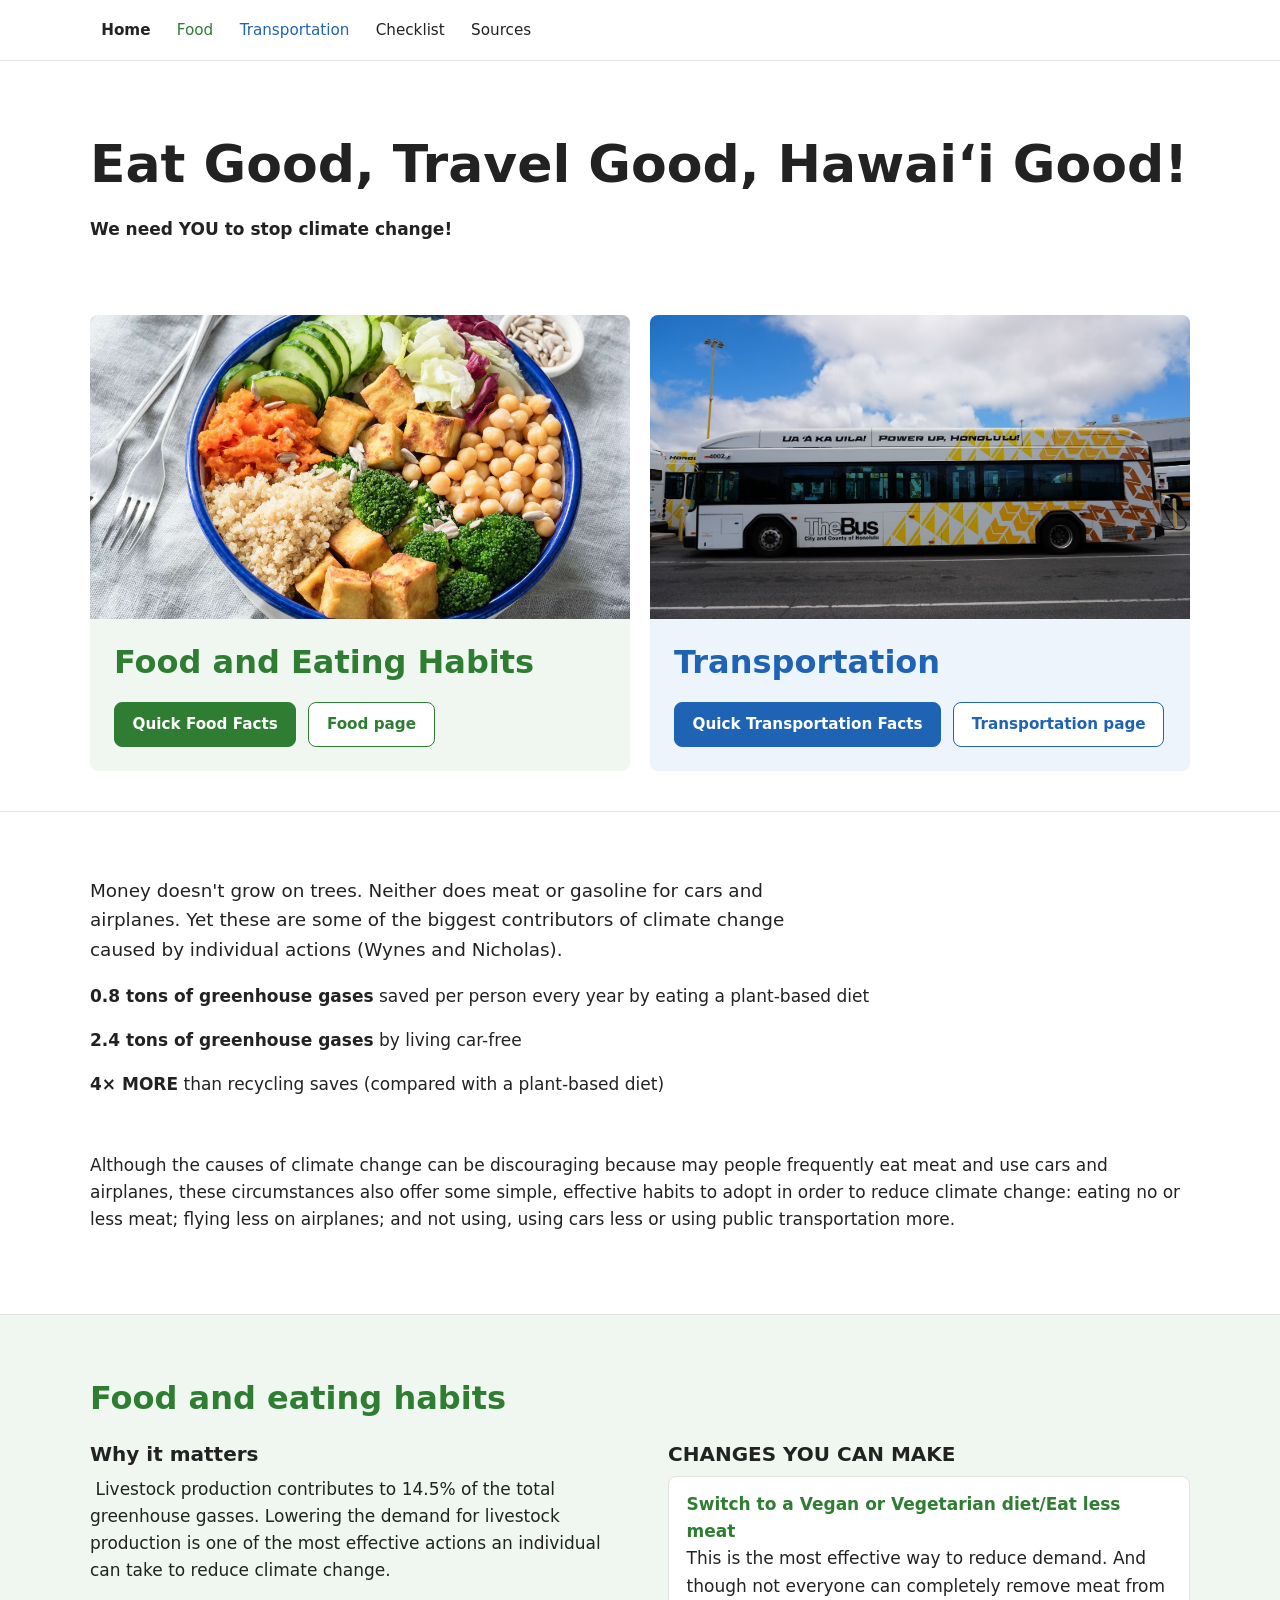
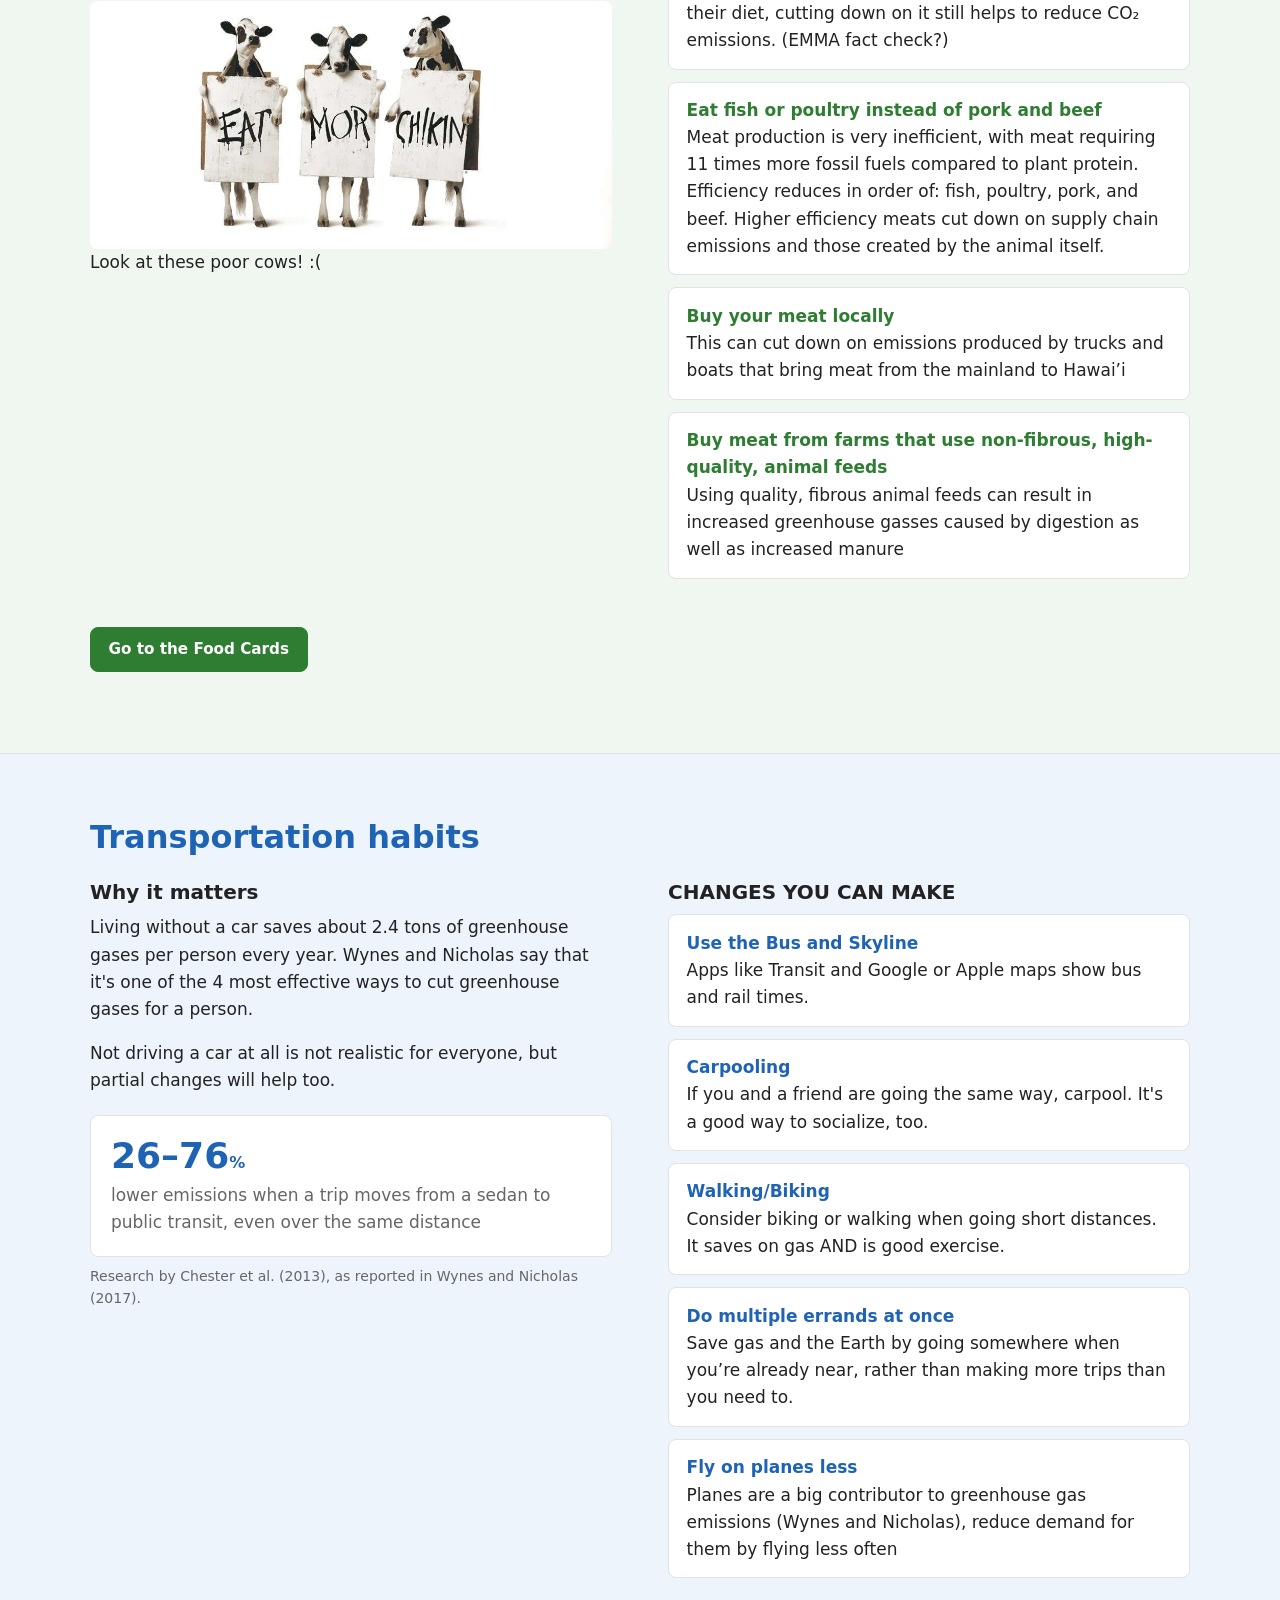
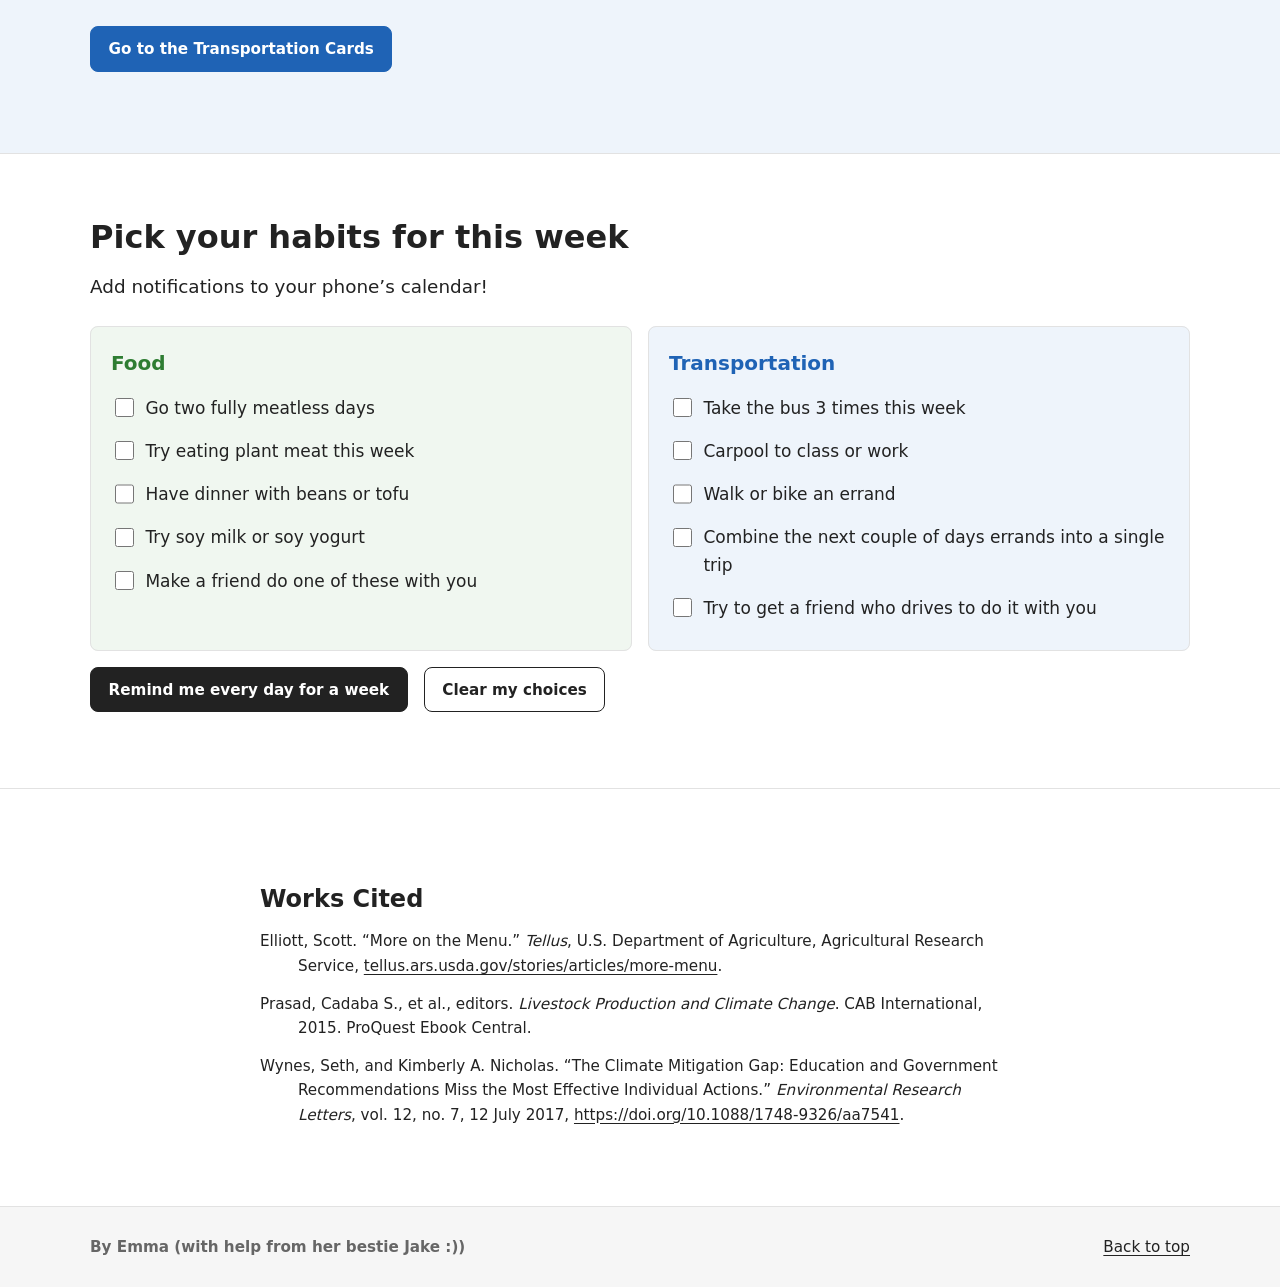
<file: index.html>
<!DOCTYPE html>
<html lang="en"><head>
  <meta charset="utf-8">
  <meta name="viewport" content="width=device-width, initial-scale=1">
  <title>Eat Good, Travel Good, Hawaiʻi Good!</title>
  <link rel="stylesheet" href="css/styles.css">
</head>
<body>
  <a class="skip-link" href="#main">Skip to main content</a>

  <!-- ============ SITE HEADER / NAVIGATION ============ -->
  <header class="site-header">
    <div class="wrap header-inner">
      <button class="nav-toggle" type="button" aria-expanded="false" aria-controls="site-nav">
        <span class="nav-toggle-bars" aria-hidden="true"></span>
        Menu
      </button>
      <nav id="site-nav" class="site-nav" aria-label="Main">
        <ul>
          <li><a href="index.html" aria-current="page">Home</a></li>
          <li><a class="nav-food" href="food.html">Food</a></li>
          <li><a class="nav-move" href="transportation.html">Transportation</a></li>
          <li><a href="#checklist">Checklist</a></li>
          <li><a href="#sources">Sources</a></li>
        </ul>
      </nav>
    </div>
  </header>

  <main id="main">

    <!-- ============ 1. DARK INTRO ============ -->
    <section class="hero">
      <div class="wrap">
        <h1><em>Eat Good, Travel Good, Hawaiʻi Good!</em></h1>
        <p class="hero-note">We need YOU to stop climate change!</p>
      </div>
    </section>

    <!-- ============ 2. THE GREEN / BLUE SPLIT ============ -->
    <section class="split" aria-label="The two topics">
      <article class="split-half theme-food">
        <img src="images/istock-955998758.jpg" width="1885" height="1414" alt="">
        <div class="split-body">
          <h2>Food and Eating Habits</h2>
          <div class="btn-row">
            <a class="btn" href="#food">Quick Food Facts</a>
            <a class="btn btn-ghost" href="food.html">Food page</a>
          </div>
        </div>
      </article>

      <article class="split-half theme-move">
        <img src="images/thebus.jpg" width="1331" height="749" alt="">
        <div class="split-body">
          <h2>Transportation</h2>
          <div class="btn-row">
            <a class="btn" href="#transportation">Quick Transportation Facts</a>
            <a class="btn btn-ghost" href="transportation.html">Transportation page</a>
          </div>
        </div>
      </article>
      <span class="split-plus" aria-hidden="true">+</span>
    </section>

    <!-- ============ 3. SHARED SECTION: WHY THESE TWO ============ -->
    <section class="section theme-mix" id="why">
      <div class="wrap">
        <p class="section-lede">Money doesn't grow on trees. Neither does meat or gasoline for cars and airplanes. Yet these are some of the biggest contributors of climate change caused by individual actions (Wynes and Nicholas).&nbsp;</p>

        <p><strong>0.8 tons of greenhouse gases</strong> saved per person every year by eating a plant-based diet</p>
        <p><strong>2.4 tons of greenhouse gases</strong> by living car-free</p>
        <p><strong>4× MORE</strong> than recycling saves (compared with a plant-based diet)</p>
        <p class="fine-print"><br></p>
        <p>Although the causes of climate change can be discouraging because may people frequently eat meat and use cars and airplanes, these circumstances also offer some simple, effective habits to adopt in order to reduce climate change: eating no or less meat; flying less on airplanes; and not using, using cars less or using public transportation more.&nbsp;</p>
      </div>
    </section>

    <!-- ============ 4. FOOD DETAIL (GREEN) ============ -->
    <section class="section theme-food tinted" id="food">
      <div class="wrap">
        <h2>Food and eating habits</h2>

        <div class="two-col">
          <div>
            <h3>Why it matters</h3>
            <p>&nbsp;Livestock production contributes to 14.5% of the total greenhouse gasses. Lowering the demand for livestock production is one of the most effective actions an individual can take to reduce climate change.&nbsp;</p>

            <!-- Picture spot: click it in edit mode to swap in your own picture -->
            <img class="rounded" src="images/97-hero-d-jpg.jpg" width="1024" height="485" alt="">

            <p>Look at these poor cows! :(</p>
          </div>

          <div>
            <h3>CHANGES YOU CAN MAKE</h3>
            <ul class="steps">
              <li>
                <strong>Switch to a Vegan or Vegetarian diet/Eat less meat</strong>This is the most effective way to reduce demand. And though not everyone can completely remove meat from their diet, cutting down on it still helps to reduce CO₂ emissions. (EMMA fact check?)</li>
              <li>
                <strong>Eat fish or poultry instead of pork and beef</strong>Meat production is very inefficient, with meat requiring 11 times more fossil fuels compared to plant protein. Efficiency reduces in order of: fish, poultry, pork, and beef. Higher efficiency meats cut down on supply chain emissions and those created by the animal itself.</li>
              <li>
                <strong>Buy your meat locally&nbsp;</strong>This can cut down on emissions produced by trucks and boats that bring meat from the mainland to Hawai’i&nbsp;</li>
              <li>
                <strong>Buy meat from farms that use non-fibrous, high-quality, animal feeds&nbsp;</strong>Using quality, fibrous animal feeds can result in increased greenhouse gasses caused by digestion as well as increased manure&nbsp;</li>
            </ul>
          </div>
        </div>

        <p><a class="btn" href="food.html">Go to the Food Cards</a></p>
      </div>
    </section>

    <!-- ============ 5. TRANSPORTATION DETAIL (BLUE) ============ -->
    <section class="section theme-move tinted" id="transportation">
      <div class="wrap">
        <h2>Transportation habits</h2>

        <div class="two-col">
          <div>
            <h3>Why it matters</h3>
            <p>
              Living without a car saves about 2.4 tons of greenhouse gases per person every year. Wynes and Nicholas say that it's one of the 4 most effective ways to cut greenhouse gases for a person.
            </p>
            <p>Not driving a car at all is not realistic for everyone, but partial changes will help too.
            </p>
            <div class="stat-row stat-row-tight">
              <div class="stat">
                <p class="stat-num">26–76<span>%</span></p>
                <p class="stat-label">lower emissions when a trip moves from a sedan to public transit, even over the same distance</p>
              </div>
            </div>
            <p class="fine-print">Research by Chester et al. (2013), as reported in Wynes and Nicholas (2017).</p>
          </div>

          <div>
            <h3>CHANGES YOU CAN MAKE</h3>
            <ul class="steps">
              <li>
                <strong>Use the Bus and Skyline</strong>Apps like Transit and Google or Apple maps show bus and rail times.</li>
              <li>
                <strong>Carpooling</strong>If you and a friend are going the same way, carpool. It's a good way to socialize, too.</li>
              <li>
                <strong>Walking/Biking</strong>Consider biking or walking when going short distances. It saves on gas AND is good exercise.</li>
              <li>
                <strong>Do multiple errands at once</strong>Save gas and the Earth by going somewhere when you’re already near, rather than making more trips than you need to.</li>
              <li>
                <strong>Fly on planes less</strong>Planes are a big contributor to greenhouse gas emissions (Wynes and Nicholas), reduce demand for them by flying less often&nbsp;</li>
            </ul>
          </div>
        </div>

        <p><a class="btn" href="transportation.html">Go to the Transportation Cards</a></p>
      </div>
    </section>

    <!-- ============ 8. INTERACTIVE CHECKLIST ============ -->
    <section class="section theme-mix" id="checklist">
      <div class="wrap">
        <h2>Pick your habits for this week</h2>
        <p class="section-lede">Add notifications to your phone’s calendar!&nbsp;</p>

        <form class="checklist" id="habit-checklist">
          <fieldset class="check-group theme-food">
            <legend>Food</legend>
            <label><input type="checkbox" id="food-1"> <span>Go two fully meatless days</span></label>
            <label><input type="checkbox" id="food-2"> <span>Try eating plant meat this week</span></label>
            <label><input type="checkbox" id="food-3"> <span>Have dinner with beans or tofu</span></label>
            <label><input type="checkbox" id="food-4"> <span>Try soy milk or soy yogurt</span></label>
            <label><input type="checkbox" id="food-5"> <span>Make a friend do one of these with you</span></label>
          </fieldset>

          <fieldset class="check-group theme-move">
            <legend>Transportation</legend>
            <label><input type="checkbox" id="move-1"> <span>Take the bus 3 times this week</span></label>
            <label><input type="checkbox" id="move-2"> <span>Carpool to class or work</span></label>
            <label><input type="checkbox" id="move-3"> <span>Walk or bike an errand</span></label>
            <label><input type="checkbox" id="move-4"> <span>Combine the next couple of days errands into a single trip</span></label>
            <label><input type="checkbox" id="move-5"> <span>Try to get a friend who drives to do it with you</span></label>
          </fieldset>

          <div class="check-summary">
            <button class="btn" type="button" id="remind-me">Remind me every day for a week</button>
            <button class="btn btn-outline" type="button" id="check-reset">Clear my choices</button>
          </div>
        </form>
      </div>
    </section>

    <!-- ============ 9. CONCLUSION + WORKS CITED ============ -->
    <section class="section" id="sources">
      <div class="wrap narrow">
        <h2 class="cited-title">Works Cited</h2>
        <ul class="cited">
          <li>Elliott, Scott. “More on the Menu.” <cite>Tellus</cite>, U.S. Department of Agriculture, Agricultural Research Service, <a href="https://tellus.ars.usda.gov/stories/articles/more-menu">tellus.ars.usda.gov/stories/articles/more-menu</a>.</li>
          <li>Prasad, Cadaba S., et al., editors. <cite>Livestock Production and Climate Change</cite>. CAB International, 2015. ProQuest Ebook Central.</li>
          <li>Wynes, Seth, and Kimberly A. Nicholas. “The Climate Mitigation Gap: Education and Government Recommendations Miss the Most Effective Individual Actions.” <cite>Environmental Research Letters</cite>, vol. 12, no. 7, 12 July 2017, <a href="https://doi.org/10.1088/1748-9326/aa7541">https://doi.org/10.1088/1748-9326/aa7541</a>.</li>
        </ul>
      </div>
    </section>
  </main>

  <footer class="site-footer">
    <div class="wrap footer-inner">
      <p><strong>By Emma (with help from her bestie Jake :))</strong></p>
      <p><a href="#main">Back to top</a></p>
    </div>
  </footer>

  <script src="js/main.js"></script>

</body></html>
</file>
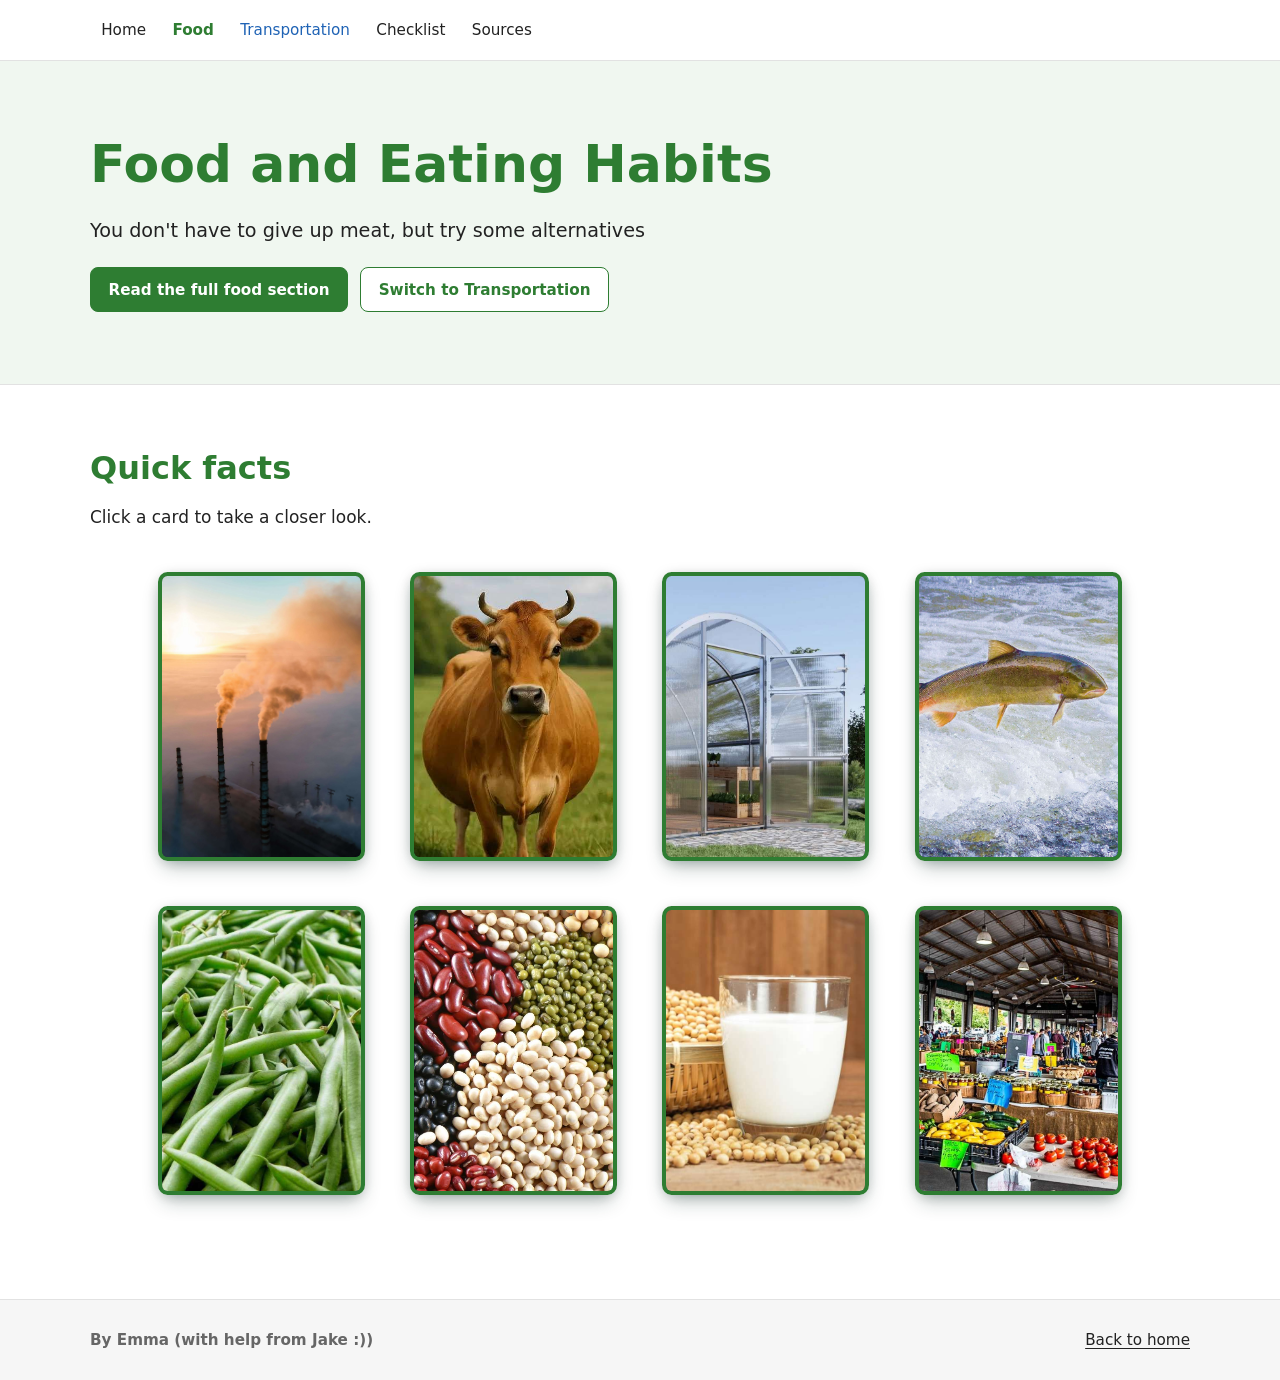
<file: food.html>
<!DOCTYPE html>
<html lang="en"><head>
  <meta charset="utf-8">
  <meta name="viewport" content="width=device-width, initial-scale=1">
  <title>Food and Eating Habits</title>
  <link rel="icon" href="images/card-art-placeholder.svg" type="image/svg+xml">
  <link rel="stylesheet" href="css/styles.css">
  <link rel="stylesheet" href="css/climate-cards.css">
  <!-- Defer from the head so main.js's editor snapshot includes this script. -->
  <script src="js/climate-cards.js" defer=""></script>
</head>
<!-- The whole page is green because of class="theme-food" on <body> -->
<body class="theme-food">
  <a class="skip-link" href="#main">Skip to main content</a>

  <header class="site-header">
    <div class="wrap header-inner">
      <button class="nav-toggle" type="button" aria-expanded="false" aria-controls="site-nav">
        <span class="nav-toggle-bars" aria-hidden="true"></span>
        Menu
      </button>
      <nav id="site-nav" class="site-nav" aria-label="Main">
        <ul>
          <li><a href="index.html">Home</a></li>
          <li><a class="nav-food" href="food.html" aria-current="page">Food</a></li>
          <li><a class="nav-move" href="transportation.html">Transportation</a></li>
          <li><a href="index.html#checklist">Checklist</a></li>
          <li><a href="index.html#sources">Sources</a></li>
        </ul>
      </nav>
    </div>
  </header>

  <main id="main">
    <section class="hero hero-themed">
      <div class="wrap">
        <h1>Food and Eating Habits</h1>
        <p class="hero-lede">
          You don't have to give up meat, but try some alternatives</p>
        <div class="btn-row">
          <a class="btn" href="index.html#food">Read the full food section</a>
          <a class="btn btn-ghost" href="transportation.html">Switch to Transportation</a>
        </div>
      </div>
    </section>

    <section class="section" id="quick-facts" aria-labelledby="quick-facts-title">
      <div class="wrap">
        <h2 id="quick-facts-title">Quick facts</h2>
        <p id="card-instructions">Click a card to take a closer look.</p>
        <!-- Card content is static HTML so the page editor can save it.
             Each new card needs unique front/back IDs and matching aria-controls. -->
        <div class="climate-deck" aria-describedby="card-instructions">
          <article class="climate-card" data-climate-card="">
            <div class="climate-card__tilt">
              <div class="climate-card__flip">
                <div class="climate-card__face climate-card__front" id="food-card-1-front">
                  <img class="climate-card__art" src="images/1000007371.jpg" width="1827" height="2559" alt="" style="object-position: 40% 67%;">
                  <div class="climate-card__shine" aria-hidden="true"></div>
                  <div class="climate-card__glare" aria-hidden="true"></div>
                </div>
                <div class="climate-card__face climate-card__back" id="food-card-1-back">
                  <h3>14.5%</h3>
                  <p class="climate-card__body">of greenhouse gases come from raising animals for food (Prasad 282)</p>
                  <div class="climate-card__glare" aria-hidden="true"></div>
                </div>
              </div>
            </div>
            <button class="climate-card__toggle" type="button" hidden="" aria-pressed="false" aria-controls="food-card-1-front food-card-1-back" aria-label="Turn over food card"></button>
          </article>
          <article class="climate-card" data-climate-card="">
            <div class="climate-card__tilt">
              <div class="climate-card__flip">
                <div class="climate-card__face climate-card__front" id="food-card-2-front">
                  <img class="climate-card__art" src="images/1000007374.jpg" width="382" height="533" alt="">
                  <div class="climate-card__shine" aria-hidden="true"></div>
                  <div class="climate-card__glare" aria-hidden="true"></div>
                </div>
                <div class="climate-card__face climate-card__back" id="food-card-2-back">
                  <h3>11x</h3>
                  <p class="climate-card__body">more fossil fuel goes into animal protein than plant protein (Prasad 282)</p>
                  <div class="climate-card__glare" aria-hidden="true"></div>
                </div>
              </div>
            </div>
            <button class="climate-card__toggle" type="button" hidden="" aria-pressed="false" aria-controls="food-card-2-front food-card-2-back" aria-label="Turn over food card"></button>
          </article>
          <article class="climate-card" data-climate-card="">
            <div class="climate-card__tilt">
              <div class="climate-card__flip">
                <div class="climate-card__face climate-card__front" id="food-card-3-front">
                  <img class="climate-card__art" src="images/1000007376.jpg" width="590" height="824" alt="">
                  <div class="climate-card__shine" aria-hidden="true"></div>
                  <div class="climate-card__glare" aria-hidden="true"></div>
                </div>
                <div class="climate-card__face climate-card__back" id="food-card-3-back">
                  <h3>0.8 tons</h3>
                  <p class="climate-card__body">of greenhouse gases saved a year by eating plant-based (Wynes and Nicholas)</p>
                  <div class="climate-card__glare" aria-hidden="true"></div>
                </div>
              </div>
            </div>
            <button class="climate-card__toggle" type="button" hidden="" aria-pressed="false" aria-controls="food-card-3-front food-card-3-back" aria-label="Turn over food card"></button>
          </article>
          <article class="climate-card" data-climate-card="">
            <div class="climate-card__tilt">
              <div class="climate-card__flip">
                <div class="climate-card__face climate-card__front" id="food-card-4-front">
                  <img class="climate-card__art" src="images/1000007379.jpg" width="1221" height="1711" alt="">
                  <div class="climate-card__shine" aria-hidden="true"></div>
                  <div class="climate-card__glare" aria-hidden="true"></div>
                </div>
                <div class="climate-card__face climate-card__back" id="food-card-4-back">
                  <h3>Fish, poultry, pork, beef</h3>
                  <p class="climate-card__body">is the order from most to least efficient meat (Prasad 282)</p>
                  <div class="climate-card__glare" aria-hidden="true"></div>
                </div>
              </div>
            </div>
            <button class="climate-card__toggle" type="button" hidden="" aria-pressed="false" aria-controls="food-card-4-front food-card-4-back" aria-label="Turn over food card"></button>
          </article>
          <article class="climate-card" data-climate-card="">
            <div class="climate-card__tilt">
              <div class="climate-card__flip">
                <div class="climate-card__face climate-card__front" id="food-card-5-front">
                  <img class="climate-card__art" src="images/1000007383.jpg" width="572" height="800" alt="">
                  <div class="climate-card__shine" aria-hidden="true"></div>
                  <div class="climate-card__glare" aria-hidden="true"></div>
                </div>
                <div class="climate-card__face climate-card__back" id="food-card-5-back">
                  <h3>Plant meat</h3>
                  <p class="climate-card__body">Try eating plant meat this week</p>
                  <div class="climate-card__glare" aria-hidden="true"></div>
                </div>
              </div>
            </div>
            <button class="climate-card__toggle" type="button" hidden="" aria-pressed="false" aria-controls="food-card-5-front food-card-5-back" aria-label="Turn over food card"></button>
          </article>
          <article class="climate-card" data-climate-card="">
            <div class="climate-card__tilt">
              <div class="climate-card__flip">
                <div class="climate-card__face climate-card__front" id="food-card-6-front">
                  <img class="climate-card__art" src="images/1000007381.jpg" width="763" height="1067" alt="">
                  <div class="climate-card__shine" aria-hidden="true"></div>
                  <div class="climate-card__glare" aria-hidden="true"></div>
                </div>
                <div class="climate-card__face climate-card__back" id="food-card-6-back">
                  <h3>Beans or tofu</h3>
                  <p class="climate-card__body">Have dinner with beans or tofu</p>
                  <div class="climate-card__glare" aria-hidden="true"></div>
                </div>
              </div>
            </div>
            <button class="climate-card__toggle" type="button" hidden="" aria-pressed="false" aria-controls="food-card-6-front food-card-6-back" aria-label="Turn over food card"></button>
          </article>
          <article class="climate-card" data-climate-card="">
            <div class="climate-card__tilt">
              <div class="climate-card__flip">
                <div class="climate-card__face climate-card__front" id="food-card-7-front">
                  <img class="climate-card__art" src="images/1000007385.jpg" width="477" height="667" alt="">
                  <div class="climate-card__shine" aria-hidden="true"></div>
                  <div class="climate-card__glare" aria-hidden="true"></div>
                </div>
                <div class="climate-card__face climate-card__back" id="food-card-7-back">
                  <h3>Soy milk</h3>
                  <p class="climate-card__body">Try drinking more plant-based milk</p>
                  <div class="climate-card__glare" aria-hidden="true"></div>
                </div>
              </div>
            </div>
            <button class="climate-card__toggle" type="button" hidden="" aria-pressed="false" aria-controls="food-card-7-front food-card-7-back" aria-label="Turn over food card"></button>
          </article>
          <article class="climate-card" data-climate-card="">
            <div class="climate-card__tilt">
              <div class="climate-card__flip">
                <div class="climate-card__face climate-card__front" id="food-card-8-front">
                  <img class="climate-card__art" src="images/1000007388.jpg" width="644" height="899" alt="">
                  <div class="climate-card__shine" aria-hidden="true"></div>
                  <div class="climate-card__glare" aria-hidden="true"></div>
                </div>
                <div class="climate-card__face climate-card__back" id="food-card-8-back">
                  <h3>Buy local</h3>
                  <p class="climate-card__body">Buy your meat locally. This can cut down on emissions produced by trucks and boats that bring meat from the mainland to Hawai’i</p>
                  <div class="climate-card__glare" aria-hidden="true"></div>
                </div>
              </div>
            </div>
            <button class="climate-card__toggle" type="button" hidden="" aria-pressed="false" aria-controls="food-card-8-front food-card-8-back" aria-label="Turn over food card"></button>
          </article>
        </div>
        <noscript>Both sides are shown below each other when JavaScript is off.</noscript>
      </div>
    </section>
  </main>

  <footer class="site-footer">
    <div class="wrap footer-inner">
      <p><strong>By Emma (with help from Jake :))</strong></p>
      <p><a href="index.html">Back to home</a></p>
    </div>
  </footer>

  <script src="js/main.js"></script>

</body></html>
</file>
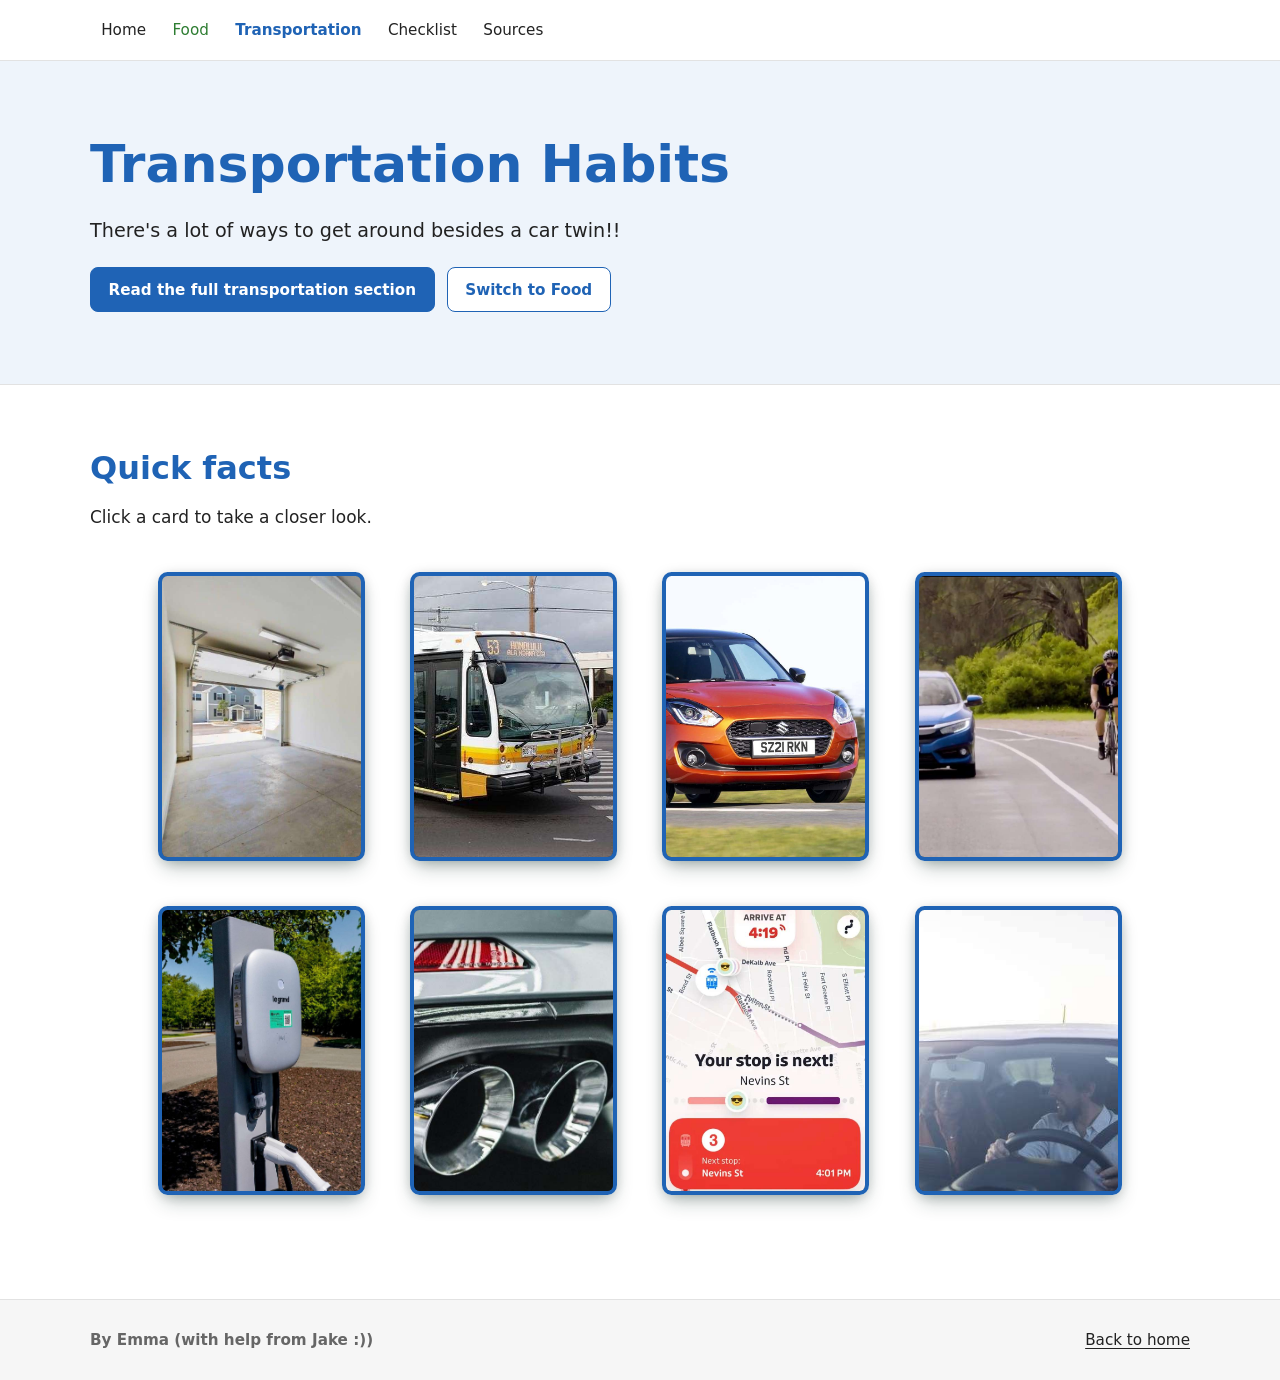
<file: transportation.html>
<!DOCTYPE html>
<html lang="en"><head>
  <meta charset="utf-8">
  <meta name="viewport" content="width=device-width, initial-scale=1">
  <title>Transportation Habits</title>
  <link rel="stylesheet" href="css/styles.css">
  <link rel="stylesheet" href="css/climate-cards.css">
  <!-- Defer from the head so main.js's editor snapshot includes this script. -->
  <script src="js/climate-cards.js" defer=""></script>
</head>
<!-- The whole page is blue because of class="theme-move" on <body> -->
<body class="theme-move">
  <a class="skip-link" href="#main">Skip to main content</a>

  <header class="site-header">
    <div class="wrap header-inner">
      <button class="nav-toggle" type="button" aria-expanded="false" aria-controls="site-nav">
        <span class="nav-toggle-bars" aria-hidden="true"></span>
        Menu
      </button>
      <nav id="site-nav" class="site-nav" aria-label="Main">
        <ul>
          <li><a href="index.html">Home</a></li>
          <li><a class="nav-food" href="food.html">Food</a></li>
          <li><a class="nav-move" href="transportation.html" aria-current="page">Transportation</a></li>
          <li><a href="index.html#checklist">Checklist</a></li>
          <li><a href="index.html#sources">Sources</a></li>
        </ul>
      </nav>
    </div>
  </header>

  <main id="main">
    <section class="hero hero-themed">
      <div class="wrap">
        <h1>Transportation Habits</h1>
        <p class="hero-lede">There's a lot of ways to get around besides a car twin!!</p>
        <div class="btn-row">
          <a class="btn" href="index.html#transportation">Read the full transportation section</a>
          <a class="btn btn-ghost" href="food.html">Switch to Food</a>
        </div>
      </div>
    </section>

    <section class="section" id="quick-facts" aria-labelledby="quick-facts-title">
      <div class="wrap">
        <h2 id="quick-facts-title">Quick facts</h2>
        <p id="card-instructions">Click a card to take a closer look.</p>
        <!-- Card content is static HTML so the page editor can save it.
             Each new card needs unique front/back IDs and matching aria-controls. -->
        <div class="climate-deck" aria-describedby="card-instructions">
          <article class="climate-card" data-climate-card="">
            <div class="climate-card__tilt">
              <div class="climate-card__flip">
                <div class="climate-card__face climate-card__front" id="move-card-1-front">
                  <img class="climate-card__art" src="images/1000007393.jpg" width="550" height="767" alt="">
                  <div class="climate-card__shine" aria-hidden="true"></div>
                  <div class="climate-card__glare" aria-hidden="true"></div>
                </div>
                <div class="climate-card__face climate-card__back" id="move-card-1-back">
                  <h3>2.4 tons</h3>
                  <p class="climate-card__body">of greenhouse gases saved a year by going car-free (Wynes and Nicholas)</p>
                  <div class="climate-card__glare" aria-hidden="true"></div>
                </div>
              </div>
            </div>
            <button class="climate-card__toggle" type="button" hidden="" aria-pressed="false" aria-controls="move-card-1-front move-card-1-back" aria-label="Turn over card"></button>
          </article>
          <article class="climate-card" data-climate-card="">
            <div class="climate-card__tilt">
              <div class="climate-card__flip">
                <div class="climate-card__face climate-card__front" id="move-card-2-front">
                  <img class="climate-card__art" src="images/1000007395.jpg" width="349" height="490" alt="">
                  <div class="climate-card__shine" aria-hidden="true"></div>
                  <div class="climate-card__glare" aria-hidden="true"></div>
                </div>
                <div class="climate-card__face climate-card__back" id="move-card-2-back">
                  <h3>26–76%</h3>
                  <p class="climate-card__body">lower emissions when you take the bus instead of driving (Wynes and Nicholas)</p>
                  <div class="climate-card__glare" aria-hidden="true"></div>
                </div>
              </div>
            </div>
            <button class="climate-card__toggle" type="button" hidden="" aria-pressed="false" aria-controls="move-card-2-front move-card-2-back" aria-label="Turn over card"></button>
          </article>
          <article class="climate-card" data-climate-card="">
            <div class="climate-card__tilt">
              <div class="climate-card__flip">
                <div class="climate-card__face climate-card__front" id="move-card-3-front">
                  <img class="climate-card__art" src="images/1000007397.jpg" width="723" height="1011" alt="">
                  <div class="climate-card__shine" aria-hidden="true"></div>
                  <div class="climate-card__glare" aria-hidden="true"></div>
                </div>
                <div class="climate-card__face climate-card__back" id="move-card-3-back">
                  <h3>1.19 tons</h3>
                  <p class="climate-card__body">saved a year by driving a more fuel-efficient car (Wynes and Nicholas)</p>
                  <div class="climate-card__glare" aria-hidden="true"></div>
                </div>
              </div>
            </div>
            <button class="climate-card__toggle" type="button" hidden="" aria-pressed="false" aria-controls="move-card-3-front move-card-3-back" aria-label="Turn over card"></button>
          </article>
          <article class="climate-card" data-climate-card="">
            <div class="climate-card__tilt">
              <div class="climate-card__flip">
                <div class="climate-card__face climate-card__front" id="move-card-4-front">
                  <img class="climate-card__art" src="images/1000007399.jpg" width="678" height="948" alt="">
                  <div class="climate-card__shine" aria-hidden="true"></div>
                  <div class="climate-card__glare" aria-hidden="true"></div>
                </div>
                <div class="climate-card__face climate-card__back" id="move-card-4-back">
                  <h3>&nbsp;It takes $2.20 on gasoline to go 10 miles for a car</h3>
                  <p class="climate-card__body">it takes $0 on a bike</p>
                  <div class="climate-card__glare" aria-hidden="true"></div>
                </div>
              </div>
            </div>
            <button class="climate-card__toggle" type="button" hidden="" aria-pressed="false" aria-controls="move-card-4-front move-card-4-back" aria-label="Turn over card"></button>
          </article>
          <article class="climate-card" data-climate-card="">
            <div class="climate-card__tilt">
              <div class="climate-card__flip">
                <div class="climate-card__face climate-card__front" id="move-card-5-front">
                  <img class="climate-card__art" src="images/1000007404.jpg" width="914" height="1280" alt="">
                  <div class="climate-card__shine" aria-hidden="true"></div>
                  <div class="climate-card__glare" aria-hidden="true"></div>
                </div>
                <div class="climate-card__face climate-card__back" id="move-card-5-back">
                  <h3>Electric vehicles can indirectly use fossil fuels</h3>
                  <p class="climate-card__body">Use electricity from renewable sources when charging electric vehicles</p>
                  <div class="climate-card__glare" aria-hidden="true"></div>
                </div>
              </div>
            </div>
            <button class="climate-card__toggle" type="button" hidden="" aria-pressed="false" aria-controls="move-card-5-front move-card-5-back" aria-label="Turn over card"></button>
          </article>
          <article class="climate-card" data-climate-card="">
            <div class="climate-card__tilt">
              <div class="climate-card__flip">
                <div class="climate-card__face climate-card__front" id="move-card-6-front">
                  <img class="climate-card__art" src="images/1000007406.jpg" width="448" height="628" alt="">
                  <div class="climate-card__shine" aria-hidden="true"></div>
                  <div class="climate-card__glare" aria-hidden="true"></div>
                </div>
                <div class="climate-card__face climate-card__back" id="move-card-6-back">
                  <h3>Try switching to an electric vehicle</h3>
                  <p class="climate-card__body">They produce no tailpipe emissions</p>
                  <div class="climate-card__glare" aria-hidden="true"></div>
                </div>
              </div>
            </div>
            <button class="climate-card__toggle" type="button" hidden="" aria-pressed="false" aria-controls="move-card-6-front move-card-6-back" aria-label="Turn over card"></button>
          </article>
          <article class="climate-card" data-climate-card="">
            <div class="climate-card__tilt">
              <div class="climate-card__flip">
                <div class="climate-card__face climate-card__front" id="move-card-7-front">
                  <img class="climate-card__art" src="images/1000007408.jpg" width="723" height="1011" alt="">
                  <div class="climate-card__shine" aria-hidden="true"></div>
                  <div class="climate-card__glare" aria-hidden="true"></div>
                </div>
                <div class="climate-card__face climate-card__back" id="move-card-7-back">
                  <h3>You can use the Transit app or Google or Apple maps to see bus and skyline schedules</h3>
                  <p class="climate-card__body">Transportation!</p>
                  <div class="climate-card__glare" aria-hidden="true"></div>
                </div>
              </div>
            </div>
            <button class="climate-card__toggle" type="button" hidden="" aria-pressed="false" aria-controls="move-card-7-front move-card-7-back" aria-label="Turn over card"></button>
          </article>
          <article class="climate-card" data-climate-card="">
            <div class="climate-card__tilt">
              <div class="climate-card__flip">
                <div class="climate-card__face climate-card__front" id="move-card-8-front">
                  <img class="climate-card__art" src="images/1000007402.jpg" width="292" height="408" alt="">
                  <div class="climate-card__shine" aria-hidden="true"></div>
                  <div class="climate-card__glare" aria-hidden="true"></div>
                </div>
                <div class="climate-card__face climate-card__back" id="move-card-8-back">
                  <h3>Offer to drive someone if you can!</h3>
                  <p class="climate-card__body">Using a car alone is inefficien</p>
                  <div class="climate-card__glare" aria-hidden="true"></div>
                </div>
              </div>
            </div>
            <button class="climate-card__toggle" type="button" hidden="" aria-pressed="false" aria-controls="move-card-8-front move-card-8-back" aria-label="Turn over card"></button>
          </article>
        </div>
        <noscript>Both sides are shown below each other when JavaScript is off.</noscript>
      </div>
    </section>
  </main>

  <footer class="site-footer">
    <div class="wrap footer-inner">
      <p><strong>By Emma (with help from Jake :))</strong></p>
      <p><a href="index.html">Back to home</a></p>
    </div>
  </footer>

  <script src="js/main.js"></script>
</body></html>
</file>
<file: css/styles.css>
/* =====================================================================
   CLIMATE HABITS: one stylesheet for every page
   ---------------------------------------------------------------------
   HOW THE COLORS WORK
   1. All colors are named once, right below.
   2. A section gets its color by adding a class in the HTML:
        class="theme-food"  -> green
        class="theme-move"  -> blue
        class="theme-mix"   -> plain (no color)
   3. Everything inside that section reads --deep and --tint,
      so it recolors itself.
   To change a color for the whole site, change it here only.
   ===================================================================== */

:root {
  /* Basics */
  --ink: #222222;        /* text */
  --paper: #ffffff;      /* page background */
  --muted: #666666;      /* small grey text */
  --line: #e2e2e2;       /* thin borders */
  --soft: #f6f6f6;       /* light grey boxes */

  /* Food = green */
  --food-deep: #2e7d32;
  --food-tint: #f0f7f0;

  /* Transportation = blue */
  --move-deep: #1f63b5;
  --move-tint: #eef4fb;

  /* Defaults used when a section has no theme class */
  --deep: var(--ink);
  --tint: var(--soft);

  --font: system-ui, -apple-system, "Segoe UI", Roboto, Helvetica, Arial, sans-serif;
  --radius: 8px;
}

.theme-food { --deep: var(--food-deep); --tint: var(--food-tint); }
.theme-move { --deep: var(--move-deep); --tint: var(--move-tint); }
.theme-mix  { --deep: var(--ink);       --tint: var(--soft); }

/* ---------- Basics ---------- */
*, *::before, *::after { box-sizing: border-box; }
html { scroll-behavior: smooth; scroll-padding-top: 70px; }
body {
  margin: 0;
  background: var(--paper);
  color: var(--ink);
  font-family: var(--font);
  font-size: 1.0625rem;
  line-height: 1.6;
}
img { max-width: 100%; height: auto; display: block; }
h1, h2, h3, h4 { line-height: 1.2; margin: 0 0 .5em; font-weight: 700; }
h2 { font-size: clamp(1.6rem, 3vw, 2rem); color: var(--deep); }
h3 { font-size: 1.25rem; }
h4 { font-size: 1.1rem; }
p { margin: 0 0 1em; }
a { color: var(--deep); text-underline-offset: 3px; }
:focus-visible { outline: 3px solid #f2b705; outline-offset: 2px; }

.wrap { width: min(1100px, 100% - 2.5rem); margin-inline: auto; }
.narrow { max-width: 760px; }

.skip-link { position: absolute; left: -999px; top: 0; background: #fff; color: var(--ink); padding: .6rem 1rem; z-index: 100; }
.skip-link:focus { left: .5rem; top: .5rem; }

.fine-print { font-size: .875rem; color: var(--muted); }

/* ---------- Header and navigation ---------- */
.site-header { position: sticky; top: 0; z-index: 50; background: #fff; border-bottom: 1px solid var(--line); }
.header-inner { display: flex; align-items: center; justify-content: space-between; min-height: 60px; gap: 1rem; }
.site-nav ul { list-style: none; display: flex; gap: .25rem; margin: 0; padding: 0; }
.site-nav a { display: block; padding: .5rem .7rem; color: var(--ink); text-decoration: none; font-size: .95rem; }
.site-nav a:hover { text-decoration: underline; }
.site-nav a[aria-current="page"] { font-weight: 700; }
.site-nav .nav-food { color: var(--food-deep); }
.site-nav .nav-move { color: var(--move-deep); }

.nav-toggle {
  display: none; align-items: center; gap: .5rem;
  background: none; border: 1px solid var(--line); color: var(--ink);
  font: inherit; font-size: .95rem; padding: .4rem .8rem; border-radius: var(--radius); cursor: pointer;
}
.nav-toggle-bars, .nav-toggle-bars::before, .nav-toggle-bars::after {
  display: block; width: 16px; height: 2px; background: currentColor; content: ""; position: relative;
}
.nav-toggle-bars::before { position: absolute; top: -5px; }
.nav-toggle-bars::after { position: absolute; top: 5px; }

/* ---------- Intro at the top of each page ---------- */
.hero { padding: clamp(2.5rem, 6vw, 4.5rem) 0; }
.hero h1 { font-size: clamp(2.2rem, 5vw, 3.25rem); margin-bottom: .4em; }
.hero h1 em { font-style: normal; }
.hero-lede { font-size: 1.2rem; max-width: 44rem; }
.hero-note { font-weight: 600; margin: 0; }

/* Food and Transportation pages: light green / light blue intro */
.hero-themed { background: var(--tint); }
.hero-themed h1 { color: var(--deep); }

/* ---------- The two halves on the home page ---------- */
.split { display: grid; grid-template-columns: 1fr 1fr; gap: 1.25rem; width: min(1100px, 100% - 2.5rem); margin: 0 auto 2.5rem; }
.split-half { background: var(--tint); border-radius: var(--radius); overflow: hidden; display: flex; flex-direction: column; }
.split-half img { width: 100%; aspect-ratio: 16 / 9; object-fit: cover; }
.split-body { padding: 1.5rem; }
.split-plus { display: none; }

/* ---------- Buttons ---------- */
.btn-row { display: flex; flex-wrap: wrap; gap: .75rem; margin-top: 1.25rem; }
.btn {
  display: inline-block; padding: .6rem 1.1rem; border-radius: var(--radius);
  background: var(--deep); color: #fff; border: 1px solid var(--deep);
  font: inherit; font-weight: 600; font-size: .95rem; text-decoration: none; cursor: pointer;
}
.btn:hover { opacity: .88; }
.btn-ghost, .btn-outline { background: #fff; color: var(--deep); }

/* ---------- Sections ---------- */
.section { padding: clamp(2.5rem, 6vw, 4rem) 0; border-top: 1px solid var(--line); }
.section.tinted { background: var(--tint); }
.section-lede { font-size: 1.15rem; max-width: 46rem; }
.two-col { display: grid; grid-template-columns: 1fr 1fr; gap: clamp(1.5rem, 5vw, 3.5rem); margin: 1.5rem auto; }
.rounded { border-radius: var(--radius); }

/* Number boxes */
.stat-row-tight { grid-template-columns: 1fr; margin: 1.25rem 0 .5rem; }
.stat { background: #fff; border: 1px solid var(--line); border-radius: var(--radius); padding: 1.25rem; }
.stat-num { font-size: 2.25rem; font-weight: 700; line-height: 1.1; color: var(--deep); margin-bottom: .4rem; }
.stat-num span { font-size: 1rem; font-weight: 600; }
.stat-label { margin: 0; color: var(--muted); }

/* Lists of facts / changes */
.steps { list-style: none; padding: 0; margin: 0 0 1.5rem; display: grid; gap: .75rem; }
.steps li { background: #fff; border: 1px solid var(--line); border-radius: var(--radius); padding: .9rem 1.1rem; }
.steps strong { display: block; color: var(--deep); }


/* ---------- Checklist ---------- */
.checklist { display: grid; grid-template-columns: 1fr 1fr; gap: 1rem; margin-top: 1.5rem; }
.check-group { margin: 0; padding: 1.25rem; background: var(--tint); border: 1px solid var(--line); border-radius: var(--radius); min-width: 0; }
.check-group legend { float: left; width: 100%; font-size: 1.25rem; font-weight: 700; color: var(--deep); margin-bottom: .5rem; padding: 0; }
.check-group label { clear: both; display: flex; align-items: flex-start; gap: .7rem; padding: .5rem .25rem; cursor: pointer; }
.check-group input { width: 1.2rem; height: 1.2rem; margin: .2rem 0 0; flex: none; accent-color: var(--deep); cursor: pointer; }
.check-summary { grid-column: 1 / -1; display: flex; flex-wrap: wrap; align-items: center; gap: .75rem 1rem; }
#remind-status { flex-basis: 100%; margin: 0; }

/* ---------- Daily check-in pop-up ---------- */
.checkin { width: min(30rem, calc(100% - 2rem)); border: 1px solid var(--line); border-radius: var(--radius); padding: 1.5rem; }
.checkin::backdrop { background: rgba(0,0,0,.35); }
.checkin h2 { font-size: 1.35rem; color: var(--ink); }
.checkin-list { list-style: none; padding: 0; margin: 1rem 0; display: grid; gap: .9rem; }
.checkin-list li { display: grid; gap: .4rem; }
.checkin-buttons { display: flex; gap: .5rem; }
.checkin-btn { font: inherit; font-size: .9rem; font-weight: 600; padding: .4rem .85rem; border-radius: var(--radius); border: 1px solid #bbb; background: #fff; color: var(--ink); cursor: pointer; }
.checkin-done[aria-pressed="true"] { background: var(--food-deep); border-color: var(--food-deep); color: #fff; }
.checkin-notyet[aria-pressed="true"] { background: #888; border-color: #888; color: #fff; }
.checkin-score { font-weight: 600; color: var(--food-deep); }

/* ---------- Works cited ---------- */
.cited-title { margin-top: 2rem; font-size: 1.5rem; }
.cited { list-style: none; padding: 0; font-size: .95rem; }
.cited li { padding-left: 2.5em; text-indent: -2.5em; margin-bottom: .9em; overflow-wrap: anywhere; }  /* hanging indent */

/* ---------- Placeholder box (Food / Transportation pages) ---------- */
.placeholder { border: 2px dashed #bbb; border-radius: var(--radius); padding: 2rem; text-align: center; background: #fff; }

/* ---------- Footer ---------- */
.site-footer { background: var(--soft); border-top: 1px solid var(--line); padding: 1.75rem 0; font-size: .95rem; color: var(--muted); }
.footer-inner { display: flex; flex-wrap: wrap; justify-content: space-between; gap: .5rem 2rem; }
.footer-inner p { margin: 0; }
.site-footer a { color: var(--ink); }

/* =====================================================================
   SMALLER SCREENS: side-by-side layouts stack on top of each other.
   ===================================================================== */
@media (max-width: 900px) {
  .site-nav a { padding: .5rem .5rem; font-size: .9rem; }
}

@media (max-width: 760px) {
  .nav-toggle { display: inline-flex; }
  .site-nav { display: none; position: absolute; left: 0; right: 0; top: 100%; background: #fff; border-bottom: 1px solid var(--line); padding: .5rem 1.25rem 1rem; }
  .site-nav.is-open { display: block; }
  .site-nav ul { flex-direction: column; }
  .site-nav a { padding: .75rem .25rem; font-size: 1.05rem; }

  .split, .two-col, .checklist { grid-template-columns: 1fr; }
  .two-col { gap: 1.5rem; }
}

@media (max-width: 520px) {
  .btn-row .btn { width: 100%; text-align: center; }
}

@media (prefers-reduced-motion: reduce) {
  html { scroll-behavior: auto; }
}
</file>
<file: css/climate-cards.css>
/* SPDX-License-Identifier: GPL-3.0-only
 * Adapted from pokemon-cards-css/public/css/cards/{base,regular-holo}.css.
 * Copyright (C) 2022 Simon Goellner, @simeydotme.
 * Modified for Climate Habits, 2026-11-16: scoped selectors, muted foil,
 * image-only fronts, spring popover, editor and accessible fallbacks.
 * Distributed without warranty. See ../CARD-CREDITS.md and ../licenses/.
 */

.climate-deck {
  display: grid;
  grid-template-columns: repeat(4, minmax(0, 1fr));
  gap: clamp(24px, 3.5vw, 48px);
  padding: 24px 8px 40px;
  max-width: 980px;
  margin-inline: auto;
}

.climate-card {
  --pointer-x: 50%;
  --pointer-y: 50%;
  --pointer-from-center: 0;
  --background-x: 50%;
  --background-y: 50%;
  --card-opacity: 0;
  --rotate-x: 0deg;
  --rotate-y: 0deg;
  --flip-angle: 0deg;
  --translate-x: 0px;
  --translate-y: 0px;
  --card-scale: 1;
  --card-radius: 4.55% / 3.5%;
  /* Card colors: green by default (Food), blue on the Transportation page */
  --card-border: #2e7d32;
  --card-front: linear-gradient(145deg, #3d603b, #183b30 70%);
  --card-back: linear-gradient(145deg, #eef3e4, #dce8d5);
  --card-ink: #193b2d;
  position: relative;
  min-width: 0;
  color: #eff5e9;
  perspective: 600px;
  container-type: inline-size;   /* lets the text size follow the card's width (cqw) */
}

/* The hit area stays flat: measuring a tilted face causes feedback/jitter. */
.climate-card.is-animated { aspect-ratio: .718; }
.climate-card.is-moving { z-index: 2; }
.climate-card-placeholder { aspect-ratio: .718; min-width: 0; }
.climate-card.is-expanded {
  position: fixed;
  left: var(--origin-left);
  top: var(--origin-top);
  width: var(--origin-width);
  height: var(--origin-height);
  transform: translate3d(var(--translate-x), var(--translate-y), 0) scale(var(--card-scale));
  transform-origin: center;
}
.climate-card.is-expanded.is-moving { will-change: transform; }
.climate-card-open { overflow: hidden; }
.climate-card-viewer {
  position: fixed;
  inset: 0;
  width: 100%;
  height: 100%;
  max-width: none;
  max-height: none;
  margin: 0;
  padding: 0;
  border: 0;
  background: transparent;
  overflow: hidden;
}
.climate-card-viewer::backdrop {
  background-color: #102d2973;
  backdrop-filter: blur(2px);
  transition: background-color .25s ease, backdrop-filter .25s ease;
}
.climate-card-viewer[open]::backdrop { animation: climate-backdrop-in .25s ease-out; }
.climate-card-viewer.is-closing::backdrop { background-color: transparent; backdrop-filter: blur(0); }
@keyframes climate-backdrop-in { from { background-color: transparent; backdrop-filter: blur(0); } }
.climate-card-viewer__close { transition: opacity .2s ease; }
.climate-card-viewer.is-closing .climate-card-viewer__close { opacity: 0; }
.climate-card-viewer__close {
  position: absolute;
  top: max(16px, env(safe-area-inset-top));
  right: max(20px, env(safe-area-inset-right));
  z-index: 10;
  width: 44px;
  height: 44px;
  padding: 0;
  border: 1px solid #a9ba9f;
  border-radius: 50%;
  background: #f0f5e9;
  color: #193b2d;
  font: 30px/1 system-ui, sans-serif;
  cursor: pointer;
}
.climate-card__tilt, .climate-card__flip { height: 100%; }
.climate-card.is-animated .climate-card__tilt,
.climate-card.is-animated .climate-card__flip {
  position: relative;
  transform-style: preserve-3d;
  transform-origin: center;
}
.climate-card.is-animated .climate-card__tilt {
  transform: rotateY(var(--rotate-x)) rotateX(var(--rotate-y));
}
.climate-card.is-animated .climate-card__flip { transform: rotateY(var(--flip-angle)); }
.climate-card.is-moving .climate-card__tilt,
.climate-card.is-moving .climate-card__flip { will-change: transform; }

.climate-card__face {
  position: relative;
  min-width: 0;
  padding: 7%;
  border: 4px solid var(--card-border);
  border-radius: var(--card-radius);
  background: var(--card-front);
  box-shadow: 0 10px 20px -5px #102d294d, 0 2px 15px -5px #102d2966;
  overflow: hidden;
  overflow-wrap: anywhere;
  display: flex;
  flex-direction: column;
  gap: 12px;
}
.climate-card.is-animated .climate-card__face {
  position: absolute;
  inset: 0;
  -webkit-backface-visibility: hidden;
  backface-visibility: hidden;
  transform: translateZ(.01px);
}
.climate-card.is-animated .climate-card__back { transform: rotateY(180deg) translateZ(.01px); }
.climate-card__front { padding: 0; gap: 0; }
.theme-move .climate-card {
  --card-border: #1f63b5;
  --card-front: linear-gradient(145deg, #2f5f96, #16365c 70%);
  --card-back: linear-gradient(145deg, #eef4fb, #d9e6f4);
  --card-ink: #14335a;
}
.climate-card__back {
  background: var(--card-back);
  color: var(--card-ink);
  justify-content: center;
  gap: 6cqw;
}
.climate-card__face p { margin: 0; }
.climate-card__face h3 { margin: 0; color: inherit; font-size: max(16px, 7.5cqw); line-height: 1.2; }
.climate-card__art {
  width: 100%;
  min-height: 0;
  object-fit: cover;
  aspect-ratio: .718;
}
.climate-card.is-animated .climate-card__art { height: 100%; }
.climate-card__body { font-size: max(13px, 5.4cqw); line-height: 1.5; }

/* A native button sits above the visual faces; no editable text inside a button. */
.climate-card__toggle {
  position: absolute;
  inset: 0;
  width: 100%;
  height: 100%;
  z-index: 3;
  border: 0;
  border-radius: var(--card-radius);
  padding: 0;
  background: transparent;
  cursor: pointer;
  touch-action: auto;
  -webkit-tap-highlight-color: transparent;
}
.climate-card__toggle[hidden] { display: none; }
.climate-card__toggle:focus-visible { outline: 3px solid #b77900; outline-offset: 8px; }

/* Adapted layered holo: original moving rainbow/scanline composite and glare,
 * with lower saturation/opacity. Confined to the art so text stays readable. */
.climate-card__shine, .climate-card__glare {
  position: absolute;
  inset: 0;
  pointer-events: none;
  border-radius: inherit;
  opacity: var(--card-opacity);
}
.climate-card__shine {
  inset: 0;
  background-image:
    repeating-linear-gradient(110deg, #c929f1, #0dbde9, #21e985, #eedf10, #f80e35,
      #c929f1, #0dbde9, #21e985, #eedf10, #f80e35,
      #c929f1, #0dbde9, #21e985, #eedf10, #f80e35),
    repeating-linear-gradient(90deg, #000 0 2px, #666 2px 4px);
  background-position:
    calc((50% - var(--background-x)) * 2.6 + 50%) calc((50% - var(--background-y)) * 3.5 + 50%), center;
  background-size: 400% 400%, cover;
  background-blend-mode: overlay;
  filter: brightness(.8) contrast(1.1) saturate(.55);
  mix-blend-mode: color-dodge;
  opacity: calc(var(--card-opacity) * .34);
}
.climate-card__shine::after {
  content: "";
  position: absolute;
  inset: 0;
  background: radial-gradient(farthest-corner circle at var(--pointer-x) var(--pointer-y),
    #ffffffcc 0%, #c7c7c71a 25%, #000 90%);
  mix-blend-mode: luminosity;
  filter: brightness(.6) contrast(4);
}
.climate-card__glare {
  background: radial-gradient(farthest-corner circle at var(--pointer-x) var(--pointer-y),
    #ffffffcc 10%, #ffffffa6 20%, #00000080 90%);
  mix-blend-mode: overlay;
  opacity: calc(var(--card-opacity) * (.28 + var(--pointer-from-center) * .22));
}
.climate-card__back .climate-card__glare { opacity: calc(var(--card-opacity) * .12); }

/* Editing and no-JS: lay both faces out in normal flow, without animation,
 * so every image and paragraph can be selected and long text never clips. */
.se-editing .climate-deck { grid-template-columns: 1fr; max-width: 760px; }
.se-editing .climate-card__face h3 { font-size: 22px; }
.se-editing .climate-card__body { font-size: 16px; }
.se-editing .climate-card.is-animated { aspect-ratio: auto; }
.se-editing .climate-card .climate-card__tilt,
.se-editing .climate-card .climate-card__flip { transform: none; }
.se-editing .climate-card__flip { display: grid; grid-template-columns: 1fr 1fr; gap: 20px; }
.se-editing .climate-card .climate-card__face { position: relative; transform: none; backface-visibility: visible; }
.se-editing .climate-card.is-animated .climate-card__art { height: auto; }
.se-editing .climate-card__toggle,
.se-editing .climate-card__shine,
.se-editing .climate-card__glare { display: none; }

@media (max-width: 1000px) {
  .climate-deck { grid-template-columns: repeat(2, minmax(0, 1fr)); max-width: 680px; }
}
@media (max-width: 640px) {
  .climate-deck { grid-template-columns: minmax(0, 1fr); max-width: 320px; gap: 32px; padding-inline: 10px; }
  .se-editing .climate-card__flip { grid-template-columns: 1fr; }
}
@media (prefers-reduced-motion: reduce) {
  .climate-card-viewer::backdrop, .climate-card-viewer__close { transition: none; animation: none; }
  .climate-card.is-animated .climate-card__tilt { transform: none; }
  .climate-card__shine, .climate-card__glare { display: none; }
}
@media print {
  .climate-card-viewer[open] { position: static; height: auto; overflow: visible; }
  .climate-card.is-expanded { position: static; width: auto; height: auto; transform: none; }
  .climate-card-viewer__close { display: none; }
  .climate-deck { grid-template-columns: repeat(2, minmax(0, 1fr)); }
  .climate-card.is-animated { aspect-ratio: auto; break-inside: avoid; }
  .climate-card .climate-card__tilt, .climate-card .climate-card__flip { transform: none; }
  .climate-card .climate-card__face { position: relative; transform: none; backface-visibility: visible; }
  .climate-card__toggle, .climate-card__shine, .climate-card__glare { display: none; }
}
</file>
